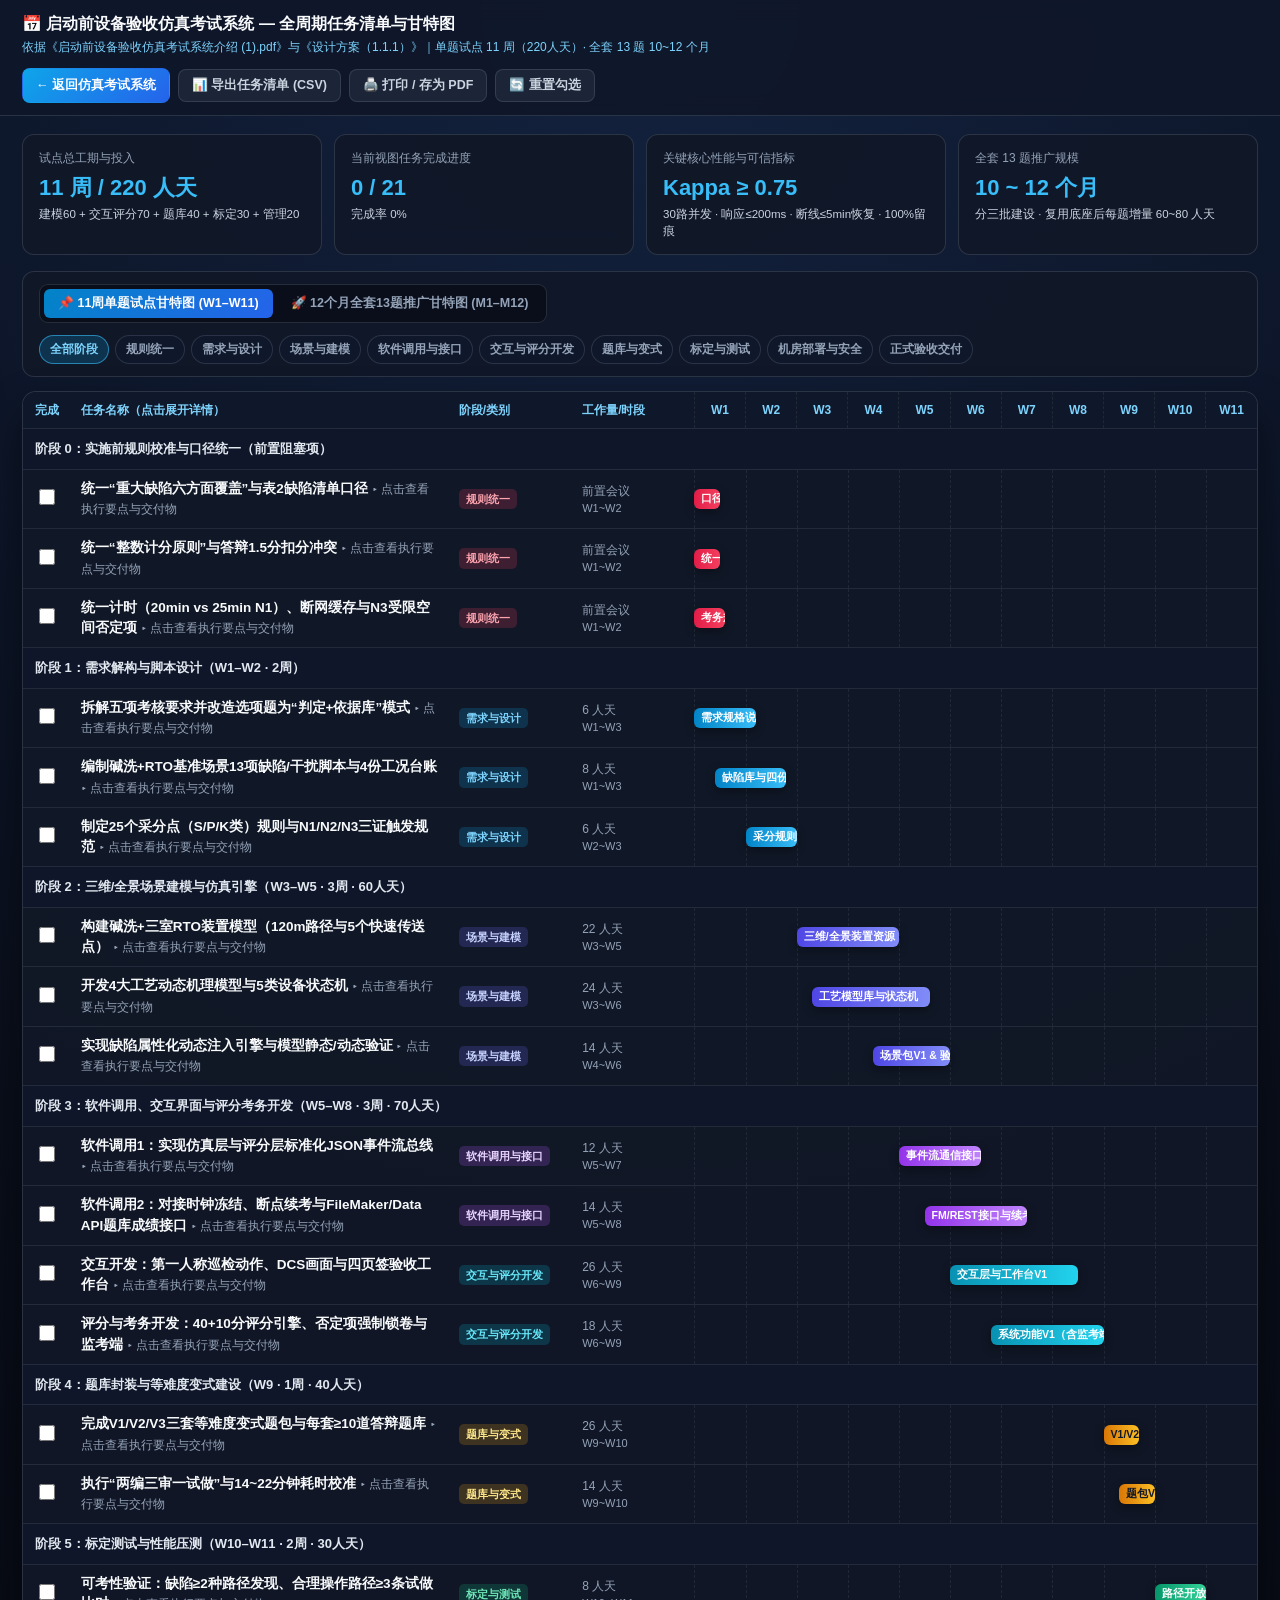
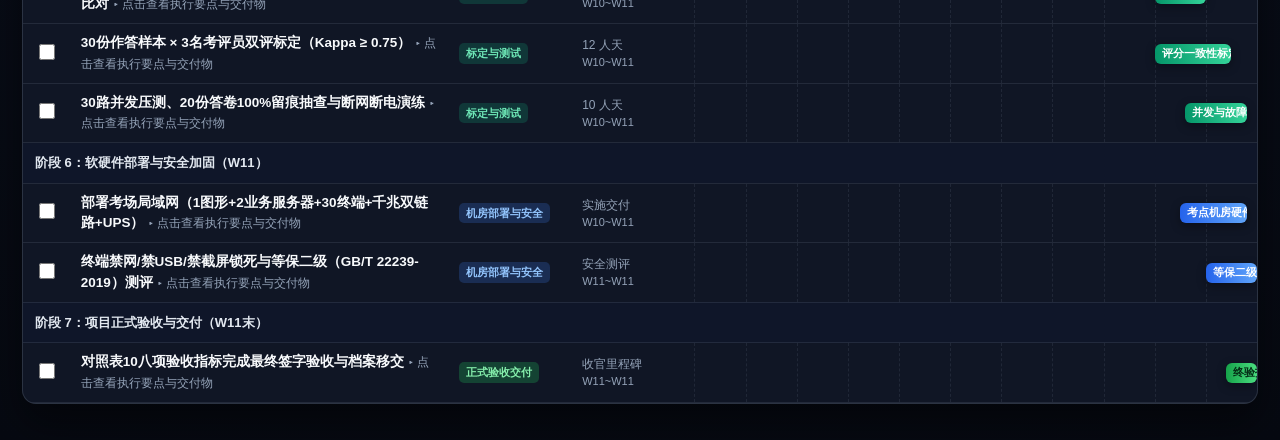
<file: gantt-roadmap.html>
<!DOCTYPE html>
<html lang="zh-CN">
<head>
  <meta charset="UTF-8">
  <meta name="viewport" content="width=device-width, initial-scale=1.0">
  <title>启动前设备验收仿真考试系统 — 全周期任务清单与甘特图</title>
  <style>
    :root {
      --bg-page: #0b1120;
      --bg-card: #111827;
      --bg-elevated: #1e293b;
      --border: rgba(148, 163, 184, 0.2);
      --text-main: #f8fafc;
      --text-sub: #cbd5e1;
      --text-muted: #94a3b8;
      --blue: #0ea5e9;
      --indigo: #6366f1;
      --cyan: #06b6d4;
      --amber: #f59e0b;
      --emerald: #10b981;
      --rose: #f43f5e;
      --purple: #a855f7;
      --slate: #64748b;
    }

    * { box-sizing: border-box; }

    body {
      margin: 0;
      padding: 0;
      background: radial-gradient(circle at top center, #13223f 0%, #090e1a 60%, #060911 100%);
      color: var(--text-main);
      font-family: -apple-system, BlinkMacSystemFont, "PingFang SC", "Microsoft YaHei", "Segoe UI", Roboto, sans-serif;
      font-size: 13.5px;
      line-height: 1.5;
    }

    .topbar {
      position: sticky;
      top: 0;
      z-index: 40;
      display: flex;
      flex-wrap: wrap;
      align-items: center;
      justify-content: space-between;
      gap: 12px;
      padding: 12px 22px;
      background: rgba(15, 23, 42, 0.94);
      backdrop-filter: blur(10px);
      border-bottom: 1px solid var(--border);
    }

    .title-area h1 {
      margin: 0;
      font-size: 16px;
      font-weight: 700;
    }

    .title-area p {
      margin: 2px 0 0;
      font-size: 12px;
      color: #7dd3fc;
    }

    .actions {
      display: flex;
      align-items: center;
      gap: 8px;
      flex-wrap: wrap;
    }

    .btn {
      display: inline-flex;
      align-items: center;
      gap: 6px;
      padding: 7px 13px;
      border-radius: 8px;
      border: 1px solid var(--border);
      background: rgba(30, 41, 59, 0.85);
      color: var(--text-sub);
      font-size: 12.5px;
      font-weight: 600;
      cursor: pointer;
      text-decoration: none;
      transition: all 0.16s ease;
    }

    .btn:hover {
      background: rgba(51, 65, 85, 0.95);
      color: #fff;
    }

    .btn-primary {
      background: linear-gradient(135deg, #0ea5e9, #2563eb);
      border-color: transparent;
      color: #fff;
    }

    .container {
      max-width: 1520px;
      margin: 0 auto;
      padding: 18px 22px 36px;
    }

    /* 概览指标卡 */
    .kpi-grid {
      display: grid;
      grid-template-columns: repeat(auto-fit, minmax(200px, 1fr));
      gap: 12px;
      margin-bottom: 16px;
    }

    .kpi-card {
      background: rgba(17, 24, 39, 0.9);
      border: 1px solid var(--border);
      border-radius: 12px;
      padding: 14px 16px;
    }

    .kpi-label {
      font-size: 12px;
      color: var(--text-muted);
    }

    .kpi-value {
      font-size: 22px;
      font-weight: 800;
      margin: 4px 0 2px;
      color: #38bdf8;
    }

    .kpi-sub {
      font-size: 11.5px;
      color: var(--text-sub);
    }

    .progress-bar-bg {
      margin-top: 8px;
      height: 7px;
      border-radius: 999px;
      background: #0f172a;
      overflow: hidden;
    }

    .progress-bar-fill {
      height: 100%;
      background: linear-gradient(90deg, #0ea5e9, #10b981);
      width: 0%;
      transition: width 0.25s ease;
    }

    /* 控制栏 */
    .toolbar {
      display: flex;
      flex-wrap: wrap;
      align-items: center;
      justify-content: space-between;
      gap: 12px;
      margin-bottom: 14px;
      padding: 12px 16px;
      background: rgba(17, 24, 39, 0.9);
      border: 1px solid var(--border);
      border-radius: 12px;
    }

    .view-tabs {
      display: inline-flex;
      padding: 4px;
      border-radius: 9px;
      background: #090e1a;
      border: 1px solid var(--border);
      gap: 4px;
    }

    .view-tab {
      border: none;
      background: transparent;
      color: var(--text-muted);
      padding: 6px 14px;
      border-radius: 6px;
      font-size: 12.5px;
      font-weight: 600;
      cursor: pointer;
    }

    .view-tab.active {
      background: linear-gradient(135deg, #0284c7, #2563eb);
      color: #fff;
    }

    .filter-pills {
      display: flex;
      flex-wrap: wrap;
      gap: 6px;
    }

    .filter-pill {
      padding: 5px 10px;
      border-radius: 999px;
      border: 1px solid var(--border);
      background: #0f172a;
      color: var(--text-muted);
      font-size: 12px;
      font-weight: 600;
      cursor: pointer;
    }

    .filter-pill.active {
      background: rgba(14, 165, 233, 0.2);
      border-color: rgba(56, 189, 248, 0.6);
      color: #7dd3fc;
    }

    /* 甘特图表格容器 */
    .gantt-card {
      background: rgba(17, 24, 39, 0.94);
      border: 1px solid var(--border);
      border-radius: 14px;
      overflow: hidden;
      box-shadow: 0 20px 40px rgba(0, 0, 0, 0.45);
    }

    .gantt-scroll {
      overflow-x: auto;
    }

    .gantt-table {
      width: 100%;
      min-width: 1120px;
      border-collapse: collapse;
    }

    .gantt-table th,
    .gantt-table td {
      border-bottom: 1px solid rgba(148, 163, 184, 0.14);
      padding: 9px 10px;
      vertical-align: middle;
    }

    .gantt-table thead th {
      background: #0f172a;
      color: #7dd3fc;
      font-size: 12px;
      font-weight: 700;
      text-align: left;
      position: sticky;
      top: 0;
      z-index: 5;
    }

    .gantt-table thead th.tick-col {
      text-align: center;
      padding: 9px 4px;
      border-left: 1px dashed rgba(148, 163, 184, 0.12);
    }

    .task-row {
      transition: background 0.14s ease;
    }

    .task-row:hover {
      background: rgba(30, 41, 59, 0.65);
    }

    .task-row.completed {
      opacity: 0.68;
    }

    .task-row.completed .task-title {
      text-decoration: line-through;
      color: var(--text-muted);
    }

    .phase-group-row td {
      background: rgba(15, 23, 42, 0.95);
      color: #e2e8f0;
      font-weight: 700;
      font-size: 13px;
      padding: 10px 12px;
      border-top: 1px solid rgba(56, 189, 248, 0.25);
    }

    .task-check {
      width: 16px;
      height: 16px;
      accent-color: #10b981;
      cursor: pointer;
    }

    .task-title-btn {
      background: none;
      border: none;
      padding: 0;
      margin: 0;
      color: inherit;
      text-align: left;
      cursor: pointer;
      font: inherit;
      display: block;
      width: 100%;
    }

    .task-title {
      font-weight: 600;
      color: #f8fafc;
    }

    .task-detail-preview {
      font-size: 11.5px;
      color: var(--text-muted);
      margin-top: 2px;
    }

    .stage-badge {
      display: inline-block;
      padding: 2px 7px;
      border-radius: 5px;
      font-size: 11px;
      font-weight: 700;
      white-space: nowrap;
    }

    .cat-rule { background: rgba(244, 63, 94, 0.2); color: #fda4af; }
    .cat-design { background: rgba(14, 165, 233, 0.2); color: #7dd3fc; }
    .cat-model { background: rgba(99, 102, 241, 0.22); color: #c7d2fe; }
    .cat-api { background: rgba(168, 85, 247, 0.22); color: #e9d5ff; }
    .cat-dev { background: rgba(6, 182, 212, 0.2); color: #67e8f9; }
    .cat-bank { background: rgba(245, 158, 11, 0.2); color: #fde68a; }
    .cat-test { background: rgba(16, 185, 129, 0.2); color: #6ee7b7; }
    .cat-deploy { background: rgba(59, 130, 246, 0.22); color: #93c5fd; }
    .cat-accept { background: rgba(34, 197, 94, 0.25); color: #86efac; }
    .cat-ops { background: rgba(100, 116, 139, 0.3); color: #cbd5e1; }

    /* 甘特条单元格 */
    .timeline-cell {
      padding: 0 !important;
      position: relative;
      height: 44px;
    }

    .timeline-grid {
      position: relative;
      height: 100%;
      width: 100%;
      display: flex;
    }

    .timeline-slot {
      flex: 1;
      border-left: 1px dashed rgba(148, 163, 184, 0.12);
      height: 100%;
    }

    .gantt-bar {
      position: absolute;
      top: 50%;
      transform: translateY(-50%);
      height: 20px;
      border-radius: 6px;
      display: flex;
      align-items: center;
      padding: 0 7px;
      font-size: 10.5px;
      font-weight: 700;
      color: #ffffff;
      white-space: nowrap;
      overflow: hidden;
      text-overflow: ellipsis;
      box-shadow: 0 3px 10px rgba(0, 0, 0, 0.35);
      cursor: pointer;
    }

    .gantt-bar.bar-rule { background: linear-gradient(90deg, #e11d48, #f43f5e); }
    .gantt-bar.bar-design { background: linear-gradient(90deg, #0284c7, #38bdf8); }
    .gantt-bar.bar-model { background: linear-gradient(90deg, #4f46e5, #818cf8); }
    .gantt-bar.bar-api { background: linear-gradient(90deg, #9333ea, #c084fc); }
    .gantt-bar.bar-dev { background: linear-gradient(90deg, #0891b2, #22d3ee); }
    .gantt-bar.bar-bank { background: linear-gradient(90deg, #d97706, #fbbf24); color: #0f172a; }
    .gantt-bar.bar-test { background: linear-gradient(90deg, #059669, #34d399); }
    .gantt-bar.bar-deploy { background: linear-gradient(90deg, #2563eb, #60a5fa); }
    .gantt-bar.bar-accept { background: linear-gradient(90deg, #16a34a, #4ade80); color: #052e16; }
    .gantt-bar.bar-ops { background: linear-gradient(90deg, #475569, #94a3b8); }

    /* 详情展开行 */
    .detail-drawer td {
      background: rgba(9, 14, 26, 0.9);
      padding: 10px 18px 14px 44px;
      font-size: 12.5px;
      color: var(--text-sub);
    }

    .detail-meta-grid {
      display: grid;
      grid-template-columns: repeat(auto-fit, minmax(220px, 1fr));
      gap: 10px;
      margin-top: 6px;
    }

    .detail-box {
      padding: 8px 10px;
      border-radius: 7px;
      background: #162033;
      border: 1px solid rgba(148, 163, 184, 0.18);
    }

    .detail-box strong {
      color: #7dd3fc;
      display: block;
      margin-bottom: 2px;
      font-size: 11.5px;
    }

    @media print {
      body { background: #fff; color: #0f172a; }
      .topbar .actions, .toolbar { display: none; }
      .gantt-card, .kpi-card { background: #fff; color: #0f172a; border-color: #cbd5e1; box-shadow: none; }
      .task-title { color: #0f172a; }
      .gantt-table thead th { background: #f1f5f9; color: #0f172a; }
      .phase-group-row td { background: #e2e8f0; color: #0f172a; }
    }
  </style>
</head>
<body>
  <header class="topbar">
    <div class="title-area">
      <h1>📅 启动前设备验收仿真考试系统 — 全周期任务清单与甘特图</h1>
      <p>依据《启动前设备验收仿真考试系统介绍 (1).pdf》与《设计方案（1.1.1）》｜单题试点 11 周（220人天）· 全套 13 题 10~12 个月</p>
    </div>
    <div class="actions">
      <a class="btn btn-primary" href="index.html">← 返回仿真考试系统</a>
      <button type="button" class="btn" id="btn-export-csv">📊 导出任务清单 (CSV)</button>
      <button type="button" class="btn" id="btn-print">🖨️ 打印 / 存为 PDF</button>
      <button type="button" class="btn" id="btn-reset-check">🔄 重置勾选</button>
    </div>
  </header>

  <main class="container">
    <section class="kpi-grid">
      <div class="kpi-card">
        <div class="kpi-label">试点总工期与投入</div>
        <div class="kpi-value">11 周 / 220 人天</div>
        <div class="kpi-sub">建模60 + 交互评分70 + 题库40 + 标定30 + 管理20</div>
      </div>
      <div class="kpi-card">
        <div class="kpi-label">当前视图任务完成进度</div>
        <div class="kpi-value" id="kpi-progress-text">0 / 0</div>
        <div class="kpi-sub" id="kpi-progress-pct">完成率 0%</div>
        <div class="progress-bar-bg"><div class="progress-bar-fill" id="kpi-progress-bar"></div></div>
      </div>
      <div class="kpi-card">
        <div class="kpi-label">关键核心性能与可信指标</div>
        <div class="kpi-value">Kappa ≥ 0.75</div>
        <div class="kpi-sub">30路并发 · 响应≤200ms · 断线≤5min恢复 · 100%留痕</div>
      </div>
      <div class="kpi-card">
        <div class="kpi-label">全套 13 题推广规模</div>
        <div class="kpi-value">10 ~ 12 个月</div>
        <div class="kpi-sub">分三批建设 · 复用底座后每题增量 60~80 人天</div>
      </div>
    </section>

    <section class="toolbar">
      <div class="view-tabs" role="tablist">
        <button type="button" class="view-tab active" data-view="pilot">📌 11周单题试点甘特图 (W1–W11)</button>
        <button type="button" class="view-tab" data-view="rollout">🚀 12个月全套13题推广甘特图 (M1–M12)</button>
      </div>
      <div class="filter-pills" id="filter-pills"></div>
    </section>

    <section class="gantt-card">
      <div class="gantt-scroll">
        <table class="gantt-table" id="gantt-table"></table>
      </div>
    </section>
  </main>

  <script>
    (function () {
      'use strict';

      const STORAGE_KEY = 'wmpses_gantt_done_v1';

      const CATEGORY_META = {
        all: { label: '全部阶段', cls: '' },
        rule: { label: '规则统一', cls: 'cat-rule', bar: 'bar-rule' },
        design: { label: '需求与设计', cls: 'cat-design', bar: 'bar-design' },
        model: { label: '场景与建模', cls: 'cat-model', bar: 'bar-model' },
        api: { label: '软件调用与接口', cls: 'cat-api', bar: 'bar-api' },
        dev: { label: '交互与评分开发', cls: 'cat-dev', bar: 'bar-dev' },
        bank: { label: '题库与变式', cls: 'cat-bank', bar: 'bar-bank' },
        test: { label: '标定与测试', cls: 'cat-test', bar: 'bar-test' },
        deploy: { label: '机房部署与安全', cls: 'cat-deploy', bar: 'bar-deploy' },
        accept: { label: '正式验收交付', cls: 'cat-accept', bar: 'bar-accept' },
        ops: { label: '考务运维推广', cls: 'cat-ops', bar: 'bar-ops' }
      };

      // 单题试点 11 周数据 (ticks: 1..11)
      const PILOT_TASKS = [
        {
          phase: '阶段 0：实施前规则校准与口径统一（前置阻塞项）',
          items: [
            {
              id: 'p-01', cat: 'rule', title: '统一“重大缺陷六方面覆盖”与表2缺陷清单口径',
              start: 1, span: 0.5, effort: '前置会议', owner: '工艺/命题组',
              deliverable: '口径确认纪要',
              detail: '解决D2/D3同属润滑冷却、公用工程缺重大缺陷的问题，决定是否调整表2或表8第15条规则。'
            },
            {
              id: 'p-02', cat: 'rule', title: '统一“整数计分原则”与答辩1.5分扣分冲突',
              start: 1, span: 0.5, effort: '前置会议', owner: '考务/命题组',
              deliverable: '统一评分量表',
              detail: '消除“不设0.5分”与表8第24/25题“缺1类扣1.5分”的矛盾，统一改为整数梯级。'
            },
            {
              id: 'p-03', cat: 'rule', title: '统一计时（20min vs 25min N1）、断网缓存与N3受限空间否定项',
              start: 1, span: 0.6, effort: '前置会议', owner: '考务/安全组',
              deliverable: '考务规则锁定版',
              detail: '确定方案+核查20分钟阶梯扣分与25分钟0分边界，并审定N3受限空间安全否定项。'
            }
          ]
        },
        {
          phase: '阶段 1：需求解构与脚本设计（W1–W2 · 2周）',
          items: [
            {
              id: 'p-11', cat: 'design', title: '拆解五项考核要求并改造选项题为“判定+依据库”模式',
              start: 1, span: 1.2, effort: '6 人天', owner: '教学设计组',
              deliverable: '需求规格说明书',
              detail: '禁止原样搬运选择题泄底，将选项转为24项确认单的判定依据库，记忆性内容转入答辩题。'
            },
            {
              id: 'p-12', cat: 'design', title: '编制碱洗+RTO基准场景13项缺陷/干扰脚本与4份工况台账',
              start: 1.4, span: 1.4, effort: '8 人天', owner: '工艺/安全专家',
              deliverable: '缺陷库与四份电子台账',
              detail: '编写D1~D10、G1~G3及检修记录、设备台账、上次验收报告、CEMS校验记录，确保贴图/参数/台账三处一致。'
            },
            {
              id: 'p-13', cat: 'design', title: '制定25个采分点（S/P/K类）规则与N1/N2/N3三证触发规范',
              start: 2, span: 1, effort: '6 人天', owner: '考评规则组',
              deliverable: '采分规则初稿（50分）',
              detail: '拆解覆盖分与判定分，禁止按点击次数/停留时长计分；定义否定项三证（日志+截图+快照）。'
            }
          ]
        },
        {
          phase: '阶段 2：三维/全景场景建模与仿真引擎（W3–W5 · 3周 · 60人天）',
          items: [
            {
              id: 'p-21', cat: 'model', title: '构建碱洗+三室RTO装置模型（120m路径与5个快速传送点）',
              start: 3, span: 2, effort: '22 人天', owner: '三维美术组',
              deliverable: '三维/全景装置资源',
              detail: '不含储罐区与厂界；设置中控室、塔底、塔顶平台、风机区、RTO框架5个传送点，缺陷发现≤2次点击。'
            },
            {
              id: 'p-22', cat: 'model', title: '开发4大工艺动态机理模型与5类设备状态机',
              start: 3.3, span: 2.3, effort: '24 人天', owner: '仿真引擎组',
              deliverable: '工艺模型库与状态机',
              detail: '步长≤1s、稳态偏差≤5%；支持泵/风机/阀门/仪表/联锁状态迁移及气源0.32MPa切换9s迟滞动态响应。'
            },
            {
              id: 'p-23', cat: 'model', title: '实现缺陷属性化动态注入引擎与模型静态/动态验证',
              start: 4.5, span: 1.5, effort: '14 人天', owner: '仿真引擎组',
              deliverable: '场景包V1 & 验证记录',
              detail: '缺陷作为设备属性注入而非死贴图，支持同类设备随机分布与合格读数±5%浮动。'
            }
          ]
        },
        {
          phase: '阶段 3：软件调用、交互界面与评分考务开发（W5–W8 · 3周 · 70人天）',
          items: [
            {
              id: 'p-31', cat: 'api', title: '软件调用1：实现仿真层与评分层标准化JSON事件流总线',
              start: 5, span: 1.6, effort: '12 人天', owner: '架构/后端组',
              deliverable: '事件流通信接口契约',
              detail: '实现“场景负责变化、评分负责算分”解耦，所有交互动作生成带时间戳事件流。'
            },
            {
              id: 'p-32', cat: 'api', title: '软件调用2：对接时钟冻结、断点续考与FileMaker/Data API题库成绩接口',
              start: 5.5, span: 2, effort: '14 人天', owner: '接口集成组',
              deliverable: 'FM/REST接口与续考服务',
              detail: '实现WebViewer脚本桥接(FMExam/PerformScriptWithOption)、Data API读写、录音采集与≤5分钟断线续考同步。'
            },
            {
              id: 'p-33', cat: 'dev', title: '交互开发：第一人称巡检动作、DCS画面与四页签验收工作台',
              start: 6, span: 2.5, effort: '26 人天', owner: '前端交互组',
              deliverable: '交互层与工作台V1',
              detail: '实现阀门动作测试、取油样、测厚测振、确认单24项双向传送、缺陷登记、拍照取证关联位号坐标。'
            },
            {
              id: 'p-34', cat: 'dev', title: '评分与考务开发：40+10分评分引擎、否定项强制锁卷与监考端',
              start: 6.8, span: 2.2, effort: '18 人天', owner: '考务/后端组',
              deliverable: '系统功能V1（含监考端）',
              detail: '监考端按1:15屏蔽答案防提示，支持一键冻结/补时；触发N1/N2/N3自动锁卷并存证三件套。'
            }
          ]
        },
        {
          phase: '阶段 4：题库封装与等难度变式建设（W9 · 1周 · 40人天）',
          items: [
            {
              id: 'p-41', cat: 'bank', title: '完成V1/V2/V3三套等难度变式题包与每套≥10道答辩题库',
              start: 9, span: 0.7, effort: '26 人天', owner: '命题专家组',
              deliverable: 'V1/V2/V3加密题包',
              detail: 'V1碱洗+RTO、V2活性炭+催化燃烧、V3湿式洗涤+生物滤池；均维持6重大+4一般+3干扰与50分结构。'
            },
            {
              id: 'p-42', cat: 'bank', title: '执行“两编三审一试做”与14~22分钟耗时校准',
              start: 9.3, span: 0.7, effort: '14 人天', owner: '审题与试做组',
              deliverable: '题包V1入库签审单',
              detail: '工艺/安全命题，3名专家审核标准/真实性/可算分性，1名试做人实测耗时须在14~22分钟区间。'
            }
          ]
        },
        {
          phase: '阶段 5：标定测试与性能压测（W10–W11 · 2周 · 30人天）',
          items: [
            {
              id: 'p-51', cat: 'test', title: '可考性验证：缺陷≥2种路径发现、合理操作路径≥3条试做比对',
              start: 10, span: 1, effort: '8 人天', owner: 'QA与专家组',
              deliverable: '路径开放性测试记录',
              detail: '3名专家独立试做比对，验证无“只能靠猜”的缺陷且不因合理路径差异而扣分。'
            },
            {
              id: 'p-52', cat: 'test', title: '30份作答样本 × 3名考评员双评标定（Kappa ≥ 0.75）',
              start: 10, span: 1.5, effort: '12 人天', owner: '标定专家组',
              deliverable: '评分一致性标定报告',
              detail: '校准加权Kappa≥0.75、同卷偏差≤3分、极差≤5分，固化干扰项与处置意见争议口径。'
            },
            {
              id: 'p-53', cat: 'test', title: '30路并发压测、20份答卷100%留痕抽查与断网断电演练',
              start: 10.6, span: 1.2, effort: '10 人天', owner: '性能测试组',
              deliverable: '并发与故障恢复测试报告',
              detail: '实测响应≤200ms、加载≤60s、传送≤10s，断线断电≤5分钟恢复且已采分零丢失。'
            }
          ]
        },
        {
          phase: '阶段 6：软硬件部署与安全加固（W11）',
          items: [
            {
              id: 'p-61', cat: 'deploy', title: '部署考场局域网（1图形+2业务服务器+30终端+千兆双链路+UPS）',
              start: 10.5, span: 1.3, effort: '实施交付', owner: '运维实施组',
              deliverable: '考点机房硬件就绪',
              detail: '断电UPS维持≥30分钟；若采用区域集中云渲染+瘦终端，保障单终端≥20Mbps、时延≤50ms。'
            },
            {
              id: 'p-62', cat: 'deploy', title: '终端禁网/禁USB/禁截屏锁死与等保二级（GB/T 22239-2019）测评',
              start: 11, span: 1, effort: '安全测评', owner: '安全合规组',
              deliverable: '等保二级第三方测评报告',
              detail: '作答数据实时上传不在本地留存；落实题库加密、抽题审计与命题/考评权限分离。'
            }
          ]
        },
        {
          phase: '阶段 7：项目正式验收与交付（W11末）',
          items: [
            {
              id: 'p-71', cat: 'accept', title: '对照表10八项验收指标完成最终签字验收与档案移交',
              start: 11.4, span: 0.6, effort: '收官里程碑', owner: '甲乙双方/专家组',
              deliverable: '终验报告 & 全套资产清单',
              detail: '核验可考性、可信度、并发、加载、留痕、恢复、合规8项指标全部达标并归档。'
            }
          ]
        }
      ];

      // 12 个月推广计划数据 (ticks: 1..12)
      const ROLLOUT_TASKS = [
        {
          phase: '试点验证阶段（M1–M3）',
          items: [
            {
              id: 'r-01', cat: 'accept', title: '1.1.1 启动前设备验收单题试点建设与标定交付（50分核心题）',
              start: 1, span: 3, effort: '11周 / 220人天', owner: '全栈项目组',
              deliverable: '公共底座 + 1.1.1题包V1',
              detail: '沉淀可复用的场景引擎、确认单框架、缺陷登记、评分引擎与监考平台。'
            }
          ]
        },
        {
          phase: '第一批推广：核心启动与事故处置（M3–M6）',
          items: [
            {
              id: 'r-11', cat: 'model', title: '开发“原始启动”仿真题（50分）：复用碱洗+RTO场景摊薄建模成本',
              start: 3.5, span: 2, effort: '60~80 人天', owner: '仿真与命题组',
              deliverable: '原始启动题包',
              detail: '与1.1.1共享碱洗+RTO联合装置，帮助考生形成启动前验收—启动中操作完整闭环。'
            },
            {
              id: 'r-12', cat: 'dev', title: '开发“泄漏事故处置”仿真题（50分）并完成第一批双评标定',
              start: 4.5, span: 2, effort: '60~80 人天', owner: '仿真与标定组',
              deliverable: '第一批3道50分题上线',
              detail: '覆盖系统启动与重大事故故障处理核心场景。'
            }
          ]
        },
        {
          phase: '第二批推广：专项操作模块（M6–M9）',
          items: [
            {
              id: 'r-21', cat: 'bank', title: '开发清洗吹扫置换、联锁检查、报警优化等 6 道 25 分专项题',
              start: 6.2, span: 3.3, effort: '6×(60~80) 人天', owner: '各专项交付组',
              deliverable: '第二批6道25分题上线',
              detail: '增量仅需配置新装置局部模型、缺陷库与采分规则，高度复用引擎。'
            }
          ]
        },
        {
          phase: '第三批推广：收尾模块与全面上线（M9–M12）',
          items: [
            {
              id: 'r-31', cat: 'deploy', title: '开发系统停运、保护验收、事故后续处置等剩余 4 道实操题',
              start: 9.2, span: 2.8, effort: '4×(60~80) 人天', owner: '各专项交付组',
              deliverable: '全套13道技师实操题库',
              detail: '完成技能操作80%权重机考全覆盖（管理改进与培训指导20%保留答辩与业绩评审）。'
            }
          ]
        },
        {
          phase: '常态化考务运维与标准滚动维护（M4–M12 持续）',
          items: [
            {
              id: 'r-41', cat: 'ops', title: '考场四类异常应急运维与连续场次防重抽卷机制巡检',
              start: 4, span: 9, effort: '日常考务支持', owner: '考务运维组',
              deliverable: '异常处置归档台账',
              detail: '终端10min换机续考、断网缓存同步、模型异常冻结、身体不适封存；相邻两场禁止同变式。'
            },
            {
              id: 'r-42', cat: 'ops', title: '年度标准有效性复核与 GB 30871 / HJ 75 / HJ 76 修订即时同步',
              start: 4, span: 9, effort: '定期/即时维护', owner: '标准委员会',
              deliverable: '题库版本号迭代日志',
              detail: '国家或行业标准更新时不等年度复核，即时修订判定依据库与缺陷阈值。'
            }
          ]
        }
      ];

      let currentView = 'pilot';
      let currentCat = 'all';
      let expandedIds = new Set();
      let doneMap = loadDoneMap();

      function loadDoneMap() {
        try {
          const raw = localStorage.getItem(STORAGE_KEY);
          return raw ? JSON.parse(raw) : {};
        } catch (e) {
          return {};
        }
      }

      function saveDoneMap() {
        try {
          localStorage.setItem(STORAGE_KEY, JSON.stringify(doneMap));
        } catch (e) {
          // ignore
        }
      }

      function escapeHtml(str) {
        return String(str == null ? '' : str)
          .replace(/&/g, '&amp;')
          .replace(/</g, '&lt;')
          .replace(/>/g, '&gt;')
          .replace(/"/g, '&quot;');
      }

      function getCurrentGroups() {
        return currentView === 'pilot' ? PILOT_TASKS : ROLLOUT_TASKS;
      }

      function getTickCount() {
        return currentView === 'pilot' ? 11 : 12;
      }

      function getTickLabel(i) {
        return currentView === 'pilot' ? `W${i}` : `M${i}`;
      }

      function renderFilterPills() {
        const groups = getCurrentGroups();
        const usedCats = new Set(['all']);
        groups.forEach((g) => g.items.forEach((it) => usedCats.add(it.cat)));

        const container = document.getElementById('filter-pills');
        container.innerHTML = Array.from(usedCats).map((cat) => {
          const meta = CATEGORY_META[cat] || { label: cat };
          return `<button type="button" class="filter-pill ${currentCat === cat ? 'active' : ''}" data-cat="${cat}">${meta.label}</button>`;
        }).join('');

        container.querySelectorAll('.filter-pill').forEach((btn) => {
          btn.addEventListener('click', () => {
            currentCat = btn.dataset.cat;
            renderAll();
          });
        });
      }

      function updateKpiProgress() {
        const groups = getCurrentGroups();
        let total = 0;
        let done = 0;
        groups.forEach((g) => {
          g.items.forEach((it) => {
            if (currentCat === 'all' || it.cat === currentCat) {
              total++;
              if (doneMap[it.id]) done++;
            }
          });
        });
        const pct = total ? Math.round((done / total) * 100) : 0;
        document.getElementById('kpi-progress-text').textContent = `${done} / ${total}`;
        document.getElementById('kpi-progress-pct').textContent = `完成率 ${pct}%`;
        document.getElementById('kpi-progress-bar').style.width = `${pct}%`;
      }

      function renderTable() {
        const table = document.getElementById('gantt-table');
        const tickCount = getTickCount();
        const groups = getCurrentGroups();

        let headTicks = '';
        for (let i = 1; i <= tickCount; i++) {
          headTicks += `<th class="tick-col" style="width:46px;">${getTickLabel(i)}</th>`;
        }

        let bodyRows = '';
        groups.forEach((group) => {
          const visibleItems = group.items.filter((it) => currentCat === 'all' || it.cat === currentCat);
          if (!visibleItems.length) return;

          bodyRows += `
            <tr class="phase-group-row">
              <td colspan="${4 + tickCount}">${escapeHtml(group.phase)}</td>
            </tr>
          `;

          visibleItems.forEach((it) => {
            const catMeta = CATEGORY_META[it.cat] || { label: it.cat, cls: 'cat-ops', bar: 'bar-ops' };
            const isDone = Boolean(doneMap[it.id]);
            const isExpanded = expandedIds.has(it.id);

            const leftPct = Math.max(0, ((it.start - 1) / tickCount) * 100);
            const widthPct = Math.min(100 - leftPct, (it.span / tickCount) * 100);
            const endTick = (it.start + it.span - 0.1).toFixed(1).replace(/\.0$/, '');
            const rangeText = `${getTickLabel(Math.floor(it.start))}~${getTickLabel(Math.min(tickCount, Math.ceil(it.start + it.span - 0.1)))}`;

            let slots = '';
            for (let i = 1; i <= tickCount; i++) {
              slots += '<div class="timeline-slot"></div>';
            }

            bodyRows += `
              <tr class="task-row ${isDone ? 'completed' : ''}" data-id="${it.id}">
                <td style="width:36px;text-align:center;">
                  <input type="checkbox" class="task-check" data-check-id="${it.id}" ${isDone ? 'checked' : ''} title="标记任务完成">
                </td>
                <td style="width:340px;">
                  <button type="button" class="task-title-btn" data-expand-id="${it.id}">
                    <span class="task-title">${escapeHtml(it.title)}</span>
                    <span class="task-detail-preview">${isExpanded ? '▾ 收起执行要点' : '▸ 点击查看执行要点与交付物'}</span>
                  </button>
                </td>
                <td style="width:110px;">
                  <span class="stage-badge ${catMeta.cls}">${escapeHtml(catMeta.label)}</span>
                </td>
                <td style="width:110px;color:#94a3b8;font-size:12px;">
                  <div>${escapeHtml(it.effort)}</div>
                  <div style="font-size:11px;">${escapeHtml(rangeText)}</div>
                </td>
                <td colspan="${tickCount}" class="timeline-cell">
                  <div class="timeline-grid">
                    ${slots}
                    <div class="gantt-bar ${catMeta.bar}" style="left:${leftPct}%;width:${Math.max(widthPct, 4.5)}%;" title="${escapeHtml(it.title)} (${rangeText})">
                      ${escapeHtml(it.deliverable)}
                    </div>
                  </div>
                </td>
              </tr>
            `;

            if (isExpanded) {
              bodyRows += `
                <tr class="detail-drawer">
                  <td colspan="${4 + tickCount}">
                    <div><strong>执行细节：</strong>${escapeHtml(it.detail)}</div>
                    <div class="detail-meta-grid">
                      <div class="detail-box"><strong>责任角色</strong>${escapeHtml(it.owner)}</div>
                      <div class="detail-box"><strong>核心交付物 / 验收口径</strong>${escapeHtml(it.deliverable)}</div>
                      <div class="detail-box"><strong>估算投入 / 排期</strong>${escapeHtml(it.effort)}（${escapeHtml(rangeText)}，跨度 ${endTick}）</div>
                    </div>
                  </td>
                </tr>
              `;
            }
          });
        });

        table.innerHTML = `
          <thead>
            <tr>
              <th style="width:36px;text-align:center;">完成</th>
              <th style="width:340px;">任务名称（点击展开详情）</th>
              <th style="width:110px;">阶段/类别</th>
              <th style="width:110px;">工作量/时段</th>
              ${headTicks}
            </tr>
          </thead>
          <tbody>${bodyRows}</tbody>
        `;

        table.querySelectorAll('.task-check').forEach((cb) => {
          cb.addEventListener('change', () => {
            const id = cb.dataset.checkId;
            if (cb.checked) doneMap[id] = true;
            else delete doneMap[id];
            saveDoneMap();
            renderTable();
            updateKpiProgress();
          });
        });

        table.querySelectorAll('[data-expand-id]').forEach((btn) => {
          btn.addEventListener('click', () => {
            const id = btn.dataset.expandId;
            if (expandedIds.has(id)) expandedIds.delete(id);
            else expandedIds.add(id);
            renderTable();
          });
        });

        table.querySelectorAll('.gantt-bar').forEach((bar) => {
          bar.addEventListener('click', () => {
            const tr = bar.closest('tr');
            const id = tr && tr.dataset.id;
            if (!id) return;
            if (expandedIds.has(id)) expandedIds.delete(id);
            else expandedIds.add(id);
            renderTable();
          });
        });
      }

      function renderAll() {
        renderFilterPills();
        renderTable();
        updateKpiProgress();
      }

      function exportCsv() {
        const rows = [['阶段分组', '任务ID', '类别', '任务名称', '排期起点', '持续跨度', '投入估算', '责任角色', '交付物', '执行要点', '是否完成']];
        const unit = currentView === 'pilot' ? '周' : '月';
        getCurrentGroups().forEach((g) => {
          g.items.forEach((it) => {
            if (currentCat !== 'all' && it.cat !== currentCat) return;
            const catLabel = (CATEGORY_META[it.cat] && CATEGORY_META[it.cat].label) || it.cat;
            rows.push([
              g.phase,
              it.id,
              catLabel,
              it.title,
              getTickLabel(Math.floor(it.start)),
              `${it.span}${unit}`,
              it.effort,
              it.owner,
              it.deliverable,
              it.detail,
              doneMap[it.id] ? '已完成' : '未完成'
            ]);
          });
        });

        const csv = '\uFEFF' + rows.map((r) => r.map((cell) => `"${String(cell).replace(/"/g, '""')}"`).join(',')).join('\n');
        const blob = new Blob([csv], { type: 'text/csv;charset=utf-8;' });
        const url = URL.createObjectURL(blob);
        const a = document.createElement('a');
        a.href = url;
        a.download = `wmpses-${currentView}-tasks.csv`;
        document.body.appendChild(a);
        a.click();
        a.remove();
        URL.revokeObjectURL(url);
      }

      document.querySelectorAll('.view-tab').forEach((tab) => {
        tab.addEventListener('click', () => {
          currentView = tab.dataset.view;
          currentCat = 'all';
          document.querySelectorAll('.view-tab').forEach((t) => t.classList.toggle('active', t === tab));
          renderAll();
        });
      });

      document.getElementById('btn-export-csv').addEventListener('click', exportCsv);
      document.getElementById('btn-print').addEventListener('click', () => window.print());
      document.getElementById('btn-reset-check').addEventListener('click', () => {
        if (!confirm('确定清空所有任务完成勾选状态吗？')) return;
        doneMap = {};
        saveDoneMap();
        renderAll();
      });

      renderAll();
    })();
  </script>
</body>
</html>
</file>
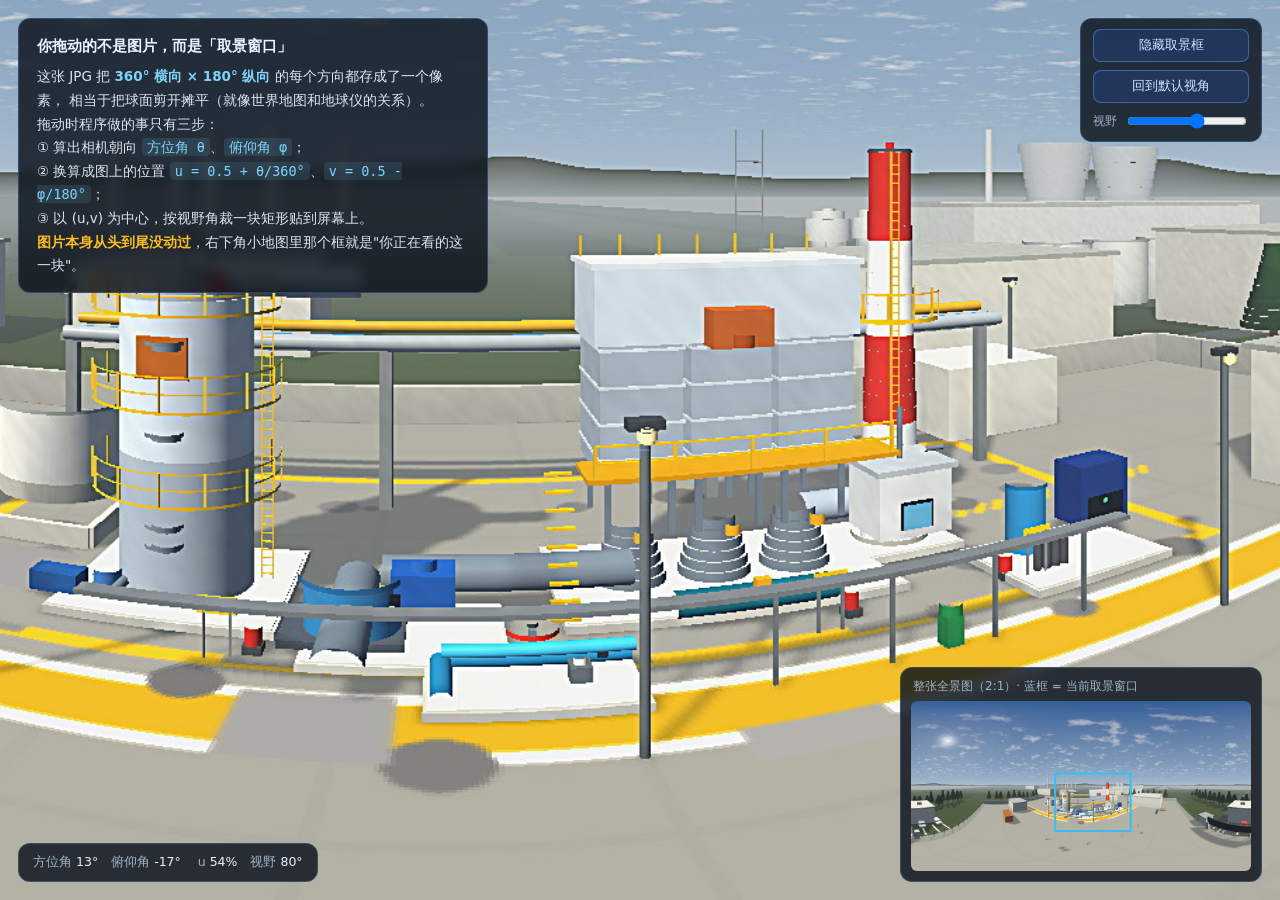
<file: assets/3d-test/全景原理演示.html>
<!DOCTYPE html>
<html lang="zh-CN">
<head>
<meta charset="utf-8">
<title>全景图为什么能拖动？—— 取景窗口演示</title>
<style>
  * { box-sizing: border-box; }
  html, body { margin: 0; height: 100%; background: #0a1018; color: #dbe6f2;
               font-family: "PingFang SC", "Microsoft YaHei", system-ui, sans-serif; overflow: hidden; }
  #view { position: absolute; inset: 0; width: 100%; height: 100%; display: block; cursor: grab; }
  #view.dragging { cursor: grabbing; }
  .panel { position: absolute; background: rgba(9, 16, 26, 0.82); border: 1px solid rgba(96, 165, 250, 0.28);
           border-radius: 12px; backdrop-filter: blur(6px); }
  #hint { left: 18px; top: 18px; max-width: 470px; padding: 14px 18px; line-height: 1.75; font-size: 13.5px; }
  #hint b { color: #7dd3fc; }
  #hint .k { color: #fbbf24; font-weight: 600; }
  #hint code { background: rgba(125, 211, 252, .12); padding: 1px 5px; border-radius: 4px; color: #7dd3fc; }
  #hud { left: 18px; bottom: 18px; padding: 10px 14px; font-size: 12.5px; color: #9fb3c8; font-variant-numeric: tabular-nums; }
  #hud span { color: #e8f1fb; }
  #mapWrap { right: 18px; bottom: 18px; padding: 10px; }
  #mapWrap .cap { font-size: 12px; color: #9fb3c8; margin: 0 0 6px 2px; }
  #map { display: block; border-radius: 6px; }
  #tools { right: 18px; top: 18px; padding: 10px 12px; display: flex; gap: 8px; flex-direction: column; }
  #tools button { background: rgba(37, 99, 235, .18); border: 1px solid rgba(96, 165, 250, .45);
                  color: #cfe4ff; border-radius: 8px; padding: 7px 12px; font-size: 12.5px; cursor: pointer; }
  #tools button:hover { background: rgba(37, 99, 235, .35); }
  #tools label { font-size: 12px; color: #9fb3c8; display: flex; align-items: center; gap: 8px; }
  #tools input[type=range] { width: 120px; }
</style>
</head>
<body>
<canvas id="view"></canvas>

<div class="panel" id="hint">
  <div style="font-size:15px;font-weight:700;color:#eaf4ff;margin-bottom:6px;">你拖动的不是图片，而是「取景窗口」</div>
  这张 JPG 把 <b>360° 横向 × 180° 纵向</b> 的每个方向都存成了一个像素，
  相当于把球面剪开摊平（就像世界地图和地球仪的关系）。<br>
  拖动时程序做的事只有三步：<br>
  ① 算出相机朝向 <code>方位角 θ</code>、<code>俯仰角 φ</code>；<br>
  ② 换算成图上的位置 <code>u = 0.5 + θ/360°</code>、<code>v = 0.5 - φ/180°</code>；<br>
  ③ 以 (u,v) 为中心，按视野角裁一块矩形贴到屏幕上。<br>
  <span class="k">图片本身从头到尾没动过</span>，右下角小地图里那个框就是"你正在看的这一块"。
</div>

<div class="panel" id="tools">
  <button id="btnMap">隐藏取景框</button>
  <button id="btnReset">回到默认视角</button>
  <label>视野 <input id="fov" type="range" min="35" max="110" value="80" step="1"></label>
</div>

<div class="panel" id="hud">
  方位角 <span id="hyaw">0°</span>　俯仰角 <span id="hpitch">0°</span>　
  u <span id="hu">50%</span>　视野 <span id="hfov">80°</span>
</div>

<div class="panel" id="mapWrap">
  <div class="cap">整张全景图（2:1）· 蓝框 = 当前取景窗口</div>
  <canvas id="map" width="340" height="170"></canvas>
</div>

<script>
(function () {
  const view = document.getElementById('view');
  const ctx = view.getContext('2d');
  const map = document.getElementById('map');
  const mctx = map.getContext('2d');
  const img = new Image();
  img.src = '3D全景底图A_白天装置区.jpg';

  const state = { yaw: 0.22, pitch: -0.30, fovDeg: 80, showMap: true, dpr: 1 };
  const DEFAULT = { yaw: 0.22, pitch: -0.30, fovDeg: 80 };

  function resize() {
    state.dpr = Math.min(window.devicePixelRatio || 1, 2);
    view.width = Math.round(innerWidth * state.dpr);
    view.height = Math.round(innerHeight * state.dpr);
    draw();
  }

  // 与 scene-3d.js 的 drawBackgroundAndFloor 同样的取图逻辑
  function draw() {
    if (!img.complete || !img.naturalWidth) return;
    const W = view.width, H = view.height;
    const iw = img.naturalWidth, ih = img.naturalHeight;

    // 焦距：由水平视野角反推，等价于垂直方向裁一块矩形
    const fovX = state.fovDeg * Math.PI / 180;
    const focal = (W / 2) / Math.tan(fovX / 2);
    const fovY = 2 * Math.atan((H / 2) / focal);

    let u = (state.yaw / (2 * Math.PI) + 0.5) % 1; if (u < 0) u += 1;
    const v = Math.min(0.95, Math.max(0.05, 0.5 - state.pitch / Math.PI));

    const sw = fovX / (2 * Math.PI) * iw;
    const sh = fovY / Math.PI * ih;
    let sx = u * iw - sw / 2;
    let sy = Math.min(Math.max(v * ih - sh / 2, 0), ih - sh);

    ctx.setTransform(state.dpr, 0, 0, state.dpr, 0, 0);
    const w = W / state.dpr, h = H / state.dpr;

    const nx = ((sx % iw) + iw) % iw;
    if (nx + sw <= iw) {
      ctx.drawImage(img, nx, sy, sw, sh, 0, 0, w, h);
    } else {
      const w1 = iw - nx;
      const dw1 = w1 / sw * w;
      ctx.drawImage(img, nx, sy, w1, sh, 0, 0, dw1, h);
      ctx.drawImage(img, 0, sy, sw - w1, sh, dw1, 0, w - dw1, h);
    }

    // 中心十字（提示"正前方"）
    ctx.strokeStyle = 'rgba(125,211,252,.55)';
    ctx.lineWidth = 1;
    ctx.beginPath();
    ctx.moveTo(w / 2 - 9, h / 2); ctx.lineTo(w / 2 + 9, h / 2);
    ctx.moveTo(w / 2, h / 2 - 9); ctx.lineTo(w / 2, h / 2 + 9);
    ctx.stroke();

    // HUD
    let yawDeg = (state.yaw * 180 / Math.PI) % 360; if (yawDeg < 0) yawDeg += 360;
    document.getElementById('hyaw').textContent = yawDeg.toFixed(0) + '°';
    document.getElementById('hpitch').textContent = (state.pitch * 180 / Math.PI).toFixed(0) + '°';
    document.getElementById('hu').textContent = (u * 100).toFixed(0) + '%';
    document.getElementById('hfov').textContent = state.fovDeg + '°';

    drawMap(u, v, fovX, fovY);
  }

  function drawMap(u, v, fovX, fovY) {
    if (!state.showMap) return;
    const mw = map.width, mh = map.height;
    mctx.clearRect(0, 0, mw, mh);
    if (!img.complete) return;
    mctx.drawImage(img, 0, 0, mw, mh);
    const rw = fovX / (2 * Math.PI) * mw;
    const rh = fovY / Math.PI * mh;
    let rx = u * mw - rw / 2;
    const ry = v * mh - rh / 2;
    mctx.strokeStyle = '#38bdf8';
    mctx.lineWidth = 2;
    mctx.strokeRect(rx, ry, rw, rh);
    if (rx < 0) mctx.strokeRect(rx + mw, ry, rw, rh);
    if (rx + rw > mw) mctx.strokeRect(rx - mw, ry, rw, rh);
  }

  // ---------- 交互 ----------
  let dragging = false, lastX = 0, lastY = 0;
  function down(e) {
    dragging = true; view.classList.add('dragging');
    lastX = e.clientX; lastY = e.clientY;
    view.setPointerCapture && view.setPointerCapture(e.pointerId);
  }
  function move(e) {
    if (!dragging) return;
    const dx = e.clientX - lastX, dy = e.clientY - lastY;
    lastX = e.clientX; lastY = e.clientY;
    state.yaw -= dx * 0.005;
    state.pitch = Math.max(-1.15, Math.min(1.15, state.pitch + dy * 0.0035));
    draw();
  }
  function up() { dragging = false; view.classList.remove('dragging'); }

  view.addEventListener('pointerdown', down);
  window.addEventListener('pointermove', move);
  window.addEventListener('pointerup', up);
  window.addEventListener('pointercancel', up);
  view.addEventListener('wheel', (e) => {
    e.preventDefault();
    state.fovDeg = Math.max(35, Math.min(110, state.fovDeg + Math.sign(e.deltaY) * 4));
    document.getElementById('fov').value = state.fovDeg;
    draw();
  }, { passive: false });

  document.getElementById('fov').addEventListener('input', (e) => {
    state.fovDeg = +e.target.value; draw();
  });
  document.getElementById('btnReset').addEventListener('click', () => {
    Object.assign(state, DEFAULT);
    document.getElementById('fov').value = state.fovDeg;
    draw();
  });
  document.getElementById('btnMap').addEventListener('click', (e) => {
    state.showMap = !state.showMap;
    document.getElementById('mapWrap').style.display = state.showMap ? '' : 'none';
    e.target.textContent = state.showMap ? '隐藏取景框' : '显示取景框';
    if (state.showMap) draw();
  });

  window.addEventListener('resize', resize);
  img.addEventListener('load', () => { resize(); });
  resize();
})();
</script>
</body>
</html>
</file>
